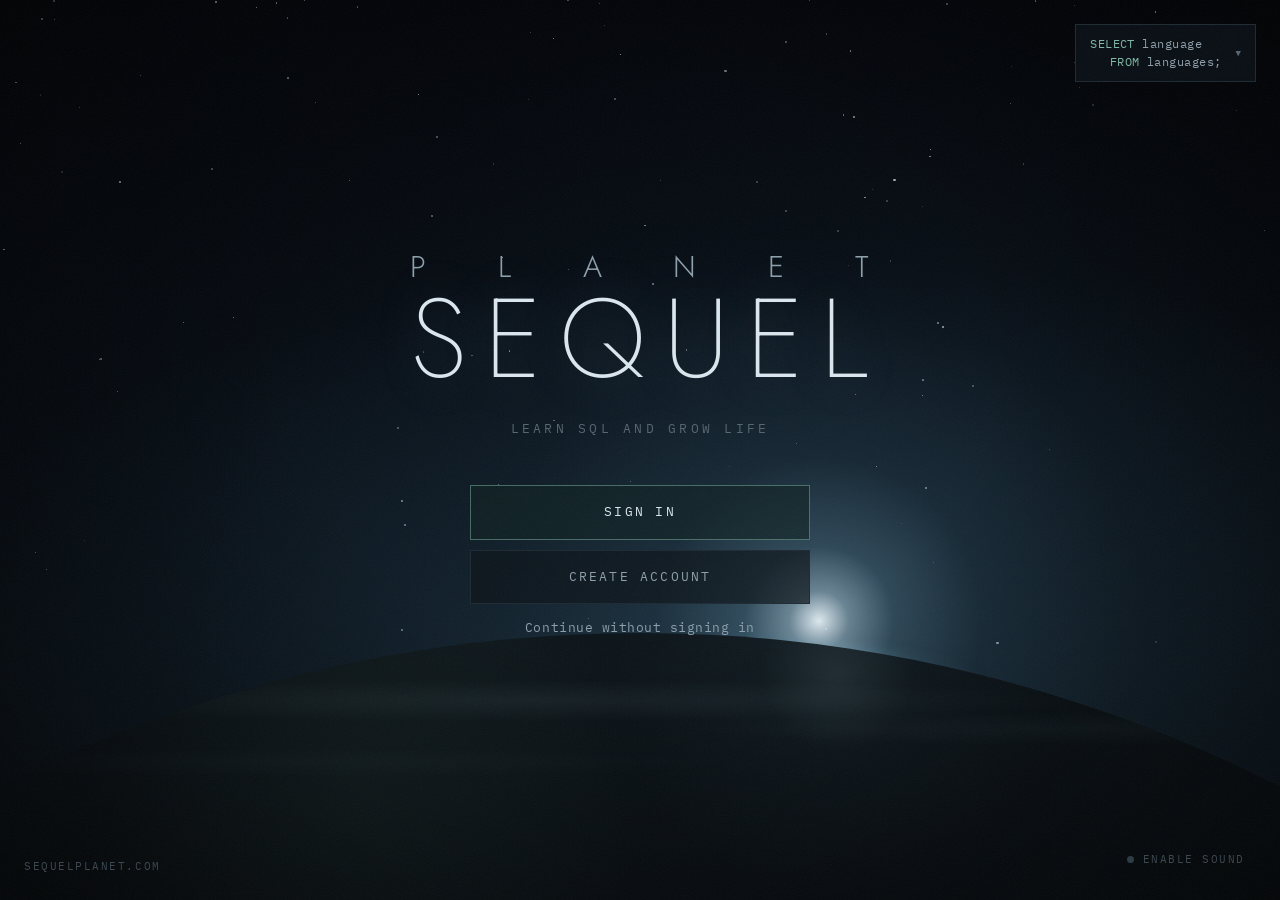
<file: index.html>
<!DOCTYPE html>
<html lang="es">
<head>
<meta charset="UTF-8">
<meta name="viewport" content="width=device-width, initial-scale=1">
<title>PLANET SEQUEL</title>
<meta name="description" content="Aprende SQL reparando un mecha en un planeta sin atmósfera.">
<link rel="preconnect" href="https://fonts.googleapis.com">
<link rel="preconnect" href="https://fonts.gstatic.com" crossorigin>
<link href="https://fonts.googleapis.com/css2?family=Jost:wght@200;300;400&family=IBM+Plex+Mono:wght@400;500&display=swap" rel="stylesheet">
<link rel="stylesheet" href="styles/base.css">
<link rel="stylesheet" href="styles/home.css">
</head>
<body>

<div class="scene" aria-hidden="true">
  <div class="backdrop"></div>
  <div class="stars" id="stars"></div>
  <div class="sun"></div>
  <div class="atmosphere"></div>
  <div class="planet"></div>
  <div class="haze"></div>
</div>
<div class="vignette" aria-hidden="true"></div>
<div class="grain" aria-hidden="true"></div>

<div class="layer">

  <header class="topbar">

    <div class="avatar" id="avatar">
      <span class="helmet" aria-hidden="true">
        <svg viewBox="0 0 32 32" fill="none">
          <path d="M6 15a10 10 0 0 1 20 0v7a5 5 0 0 1-5 5H11a5 5 0 0 1-5-5v-7Z"
                fill="#16222a" stroke="#4b616d" stroke-width="1.3"/>
          <path d="M8.5 14.5a7.5 7.5 0 0 1 15 0v3.2a1.3 1.3 0 0 1-1.3 1.3H9.8a1.3 1.3 0 0 1-1.3-1.3v-3.2Z"
                fill="#7fb8a4" fill-opacity=".55"/>
          <path d="M13 23h6" stroke="#4b616d" stroke-width="1.3" stroke-linecap="round"/>
          <path d="M4 16.5h2M26 16.5h2" stroke="#4b616d" stroke-width="1.3" stroke-linecap="round"/>
        </svg>
      </span>
      <span class="avatar-info">
        <span class="avatar-name" id="avatarName">—</span><br>
        <span class="avatar-status" id="avatarStatus">MODO LOCAL</span>
      </span>
    </div>

    <div class="lang">
      <button class="lang-btn" id="langBtn" aria-haspopup="true"
              aria-expanded="false" aria-label="Idioma / Language">
        <span class="query-btn">
          <span class="l1"><span class="kw">SELECT</span> language</span>
          <span class="l2"><span class="kw">FROM</span> languages;</span>
        </span>
        <span class="caret">▼</span>
      </button>
      <div class="lang-menu" id="langMenu" role="menu">
        <button class="lang-option" role="menuitemradio" aria-checked="true" data-lang="es">
          <span class="n">1</span><span>Español</span>
        </button>
        <button class="lang-option" role="menuitemradio" aria-checked="false" data-lang="en">
          <span class="n">2</span><span>English</span>
        </button>
      </div>
    </div>

  </header>

  <main class="center">

    <h1 class="wordmark">
      <span class="wordmark-sub" aria-hidden="true"><i>P</i><i>L</i><i>A</i><i>N</i><i>E</i><i>T</i></span>
      <span class="sr-only">Planet</span>
      <span class="wordmark-main">SEQUEL</span>
    </h1>
    <p class="tagline" id="tagline">APRENDE SQL Y HAZ CRECER VIDA</p>

    <!-- 1 · access -->
    <section class="view on" id="viewAccess">
      <div class="actions">
        <button class="btn btn-primary" id="btnSignIn">INICIAR SESIÓN</button>
        <button class="btn" id="btnSignUp">CREAR CUENTA</button>
        <button class="btn btn-link" id="btnGuest">Continuar sin iniciar sesión</button>
      </div>
    </section>

    <!-- 2 · sign in -->
    <section class="view" id="viewSignIn">
      <div class="view-title" id="titleSignIn">INICIAR SESIÓN</div>
      <form id="formSignIn" novalidate>
        <div class="field">
          <label for="signInEmail" id="labelEmail">CORREO</label>
          <input type="email" id="signInEmail" autocomplete="off" disabled>
        </div>
        <div class="field">
          <label for="signInPass" id="labelPass">CONTRASEÑA</label>
          <input type="password" id="signInPass" autocomplete="off" disabled>
        </div>
        <p class="form-note" id="noteSignIn"></p>
      </form>
      <button class="back" data-back="viewAccess">← Volver</button>
    </section>

    <!-- 3 · sign up -->
    <section class="view" id="viewSignUp">
      <div class="view-title" id="titleSignUp">CREAR CUENTA</div>
      <form id="formSignUp" novalidate>
        <div class="field">
          <label for="signUpName" id="labelName">NOMBRE</label>
          <input type="text" id="signUpName" autocomplete="off" disabled>
        </div>
        <div class="field">
          <label for="signUpEmail" id="labelEmail2">CORREO</label>
          <input type="email" id="signUpEmail" autocomplete="off" disabled>
        </div>
        <div class="field">
          <label for="signUpPass" id="labelPass2">CONTRASEÑA</label>
          <input type="password" id="signUpPass" autocomplete="off" disabled>
        </div>
        <p class="form-note" id="noteSignUp"></p>
      </form>
      <button class="back" data-back="viewAccess">← Volver</button>
    </section>

    <!-- 4 · playing without an account -->
    <section class="view" id="viewGuest">
      <div class="confirm">
        <div class="confirm-title" id="guestTitle">SIN CUENTA</div>
        <p class="confirm-text" id="guestText"></p>
        <div class="confirm-actions">
          <button class="btn btn-primary" id="btnGoOn">CONTINUAR ASÍ</button>
          <button class="btn" id="btnCancel">VOLVER</button>
        </div>
      </div>
    </section>

    <!-- 5 · game menu -->
    <section class="view" id="viewMenu">
      <div class="actions">
        <button class="btn btn-primary" id="btnContinue" hidden>CONTINUAR PARTIDA</button>
        <button class="btn btn-primary" id="btnNew">NUEVA PARTIDA</button>
        <button class="btn" id="btnOptions">OPCIONES</button>
      </div>
      <button class="back" id="btnExit">← Cambiar de acceso</button>
    </section>

  </main>

  <footer class="footer">
    <span>SEQUELPLANET.COM</span>
    <button class="sound" id="soundBtn" aria-pressed="false">
      <span class="sound-dot"></span><span id="soundLabel">ACTIVAR SONIDO</span>
    </button>
  </footer>

</div>

<script src="scripts/audio.js"></script>
<script src="scripts/ambience.js"></script>
<script src="scripts/language.js"></script>
<script src="scripts/home.js"></script>

</body>
</html>
</file>
<file: styles/base.css>
/* ============================================================
   base.css · tokens, reset and shared utilities
   ============================================================ */

:root {
  /* surfaces */
  --space:         #04070c;
  --black:         #04060a;
  --panel:         #0d141b;
  --border:        #1e2a33;
  --border-strong: #33454f;

  /* text */
  --ice:   #dbe7ee;
  --grey:  #8ea0ac;
  --faint: #566671;
  --dim:   #46535d;

  /* accent */
  --green: #7fb8a4;

  /* type */
  --mono: "IBM Plex Mono", monospace;
  --sans: "Jost", sans-serif;
}

* { margin: 0; padding: 0; box-sizing: border-box; }

html, body { height: 100%; }

body {
  background: var(--space);
  color: var(--ice);
  font-family: var(--mono);
  font-size: 15px;
  line-height: 1.7;
  overflow: hidden;
}

/* screen readers only */
.sr-only {
  position: absolute;
  width: 1px; height: 1px;
  padding: 0; margin: -1px;
  overflow: hidden;
  clip: rect(0 0 0 0);
  white-space: nowrap;
}

/* film grain, above everything else */
.grain {
  position: fixed;
  inset: -140px;
  z-index: 30;
  pointer-events: none;
  opacity: .045;
  background-image: url("data:image/svg+xml,%3Csvg xmlns='http://www.w3.org/2000/svg' width='180' height='180'%3E%3Cfilter id='n'%3E%3CfeTurbulence type='fractalNoise' baseFrequency='.85' numOctaves='3'/%3E%3C/filter%3E%3Crect width='180' height='180' filter='url(%23n)'/%3E%3C/svg%3E");
}

@media (prefers-reduced-motion: no-preference) {
  .grain { animation: grain-shift .55s steps(3) infinite; }
}

@keyframes grain-shift {
  0%, 100% { transform: translate(0, 0); }
  33%      { transform: translate(-13px, 8px); }
  66%      { transform: translate(10px, -6px); }
}
</file>
<file: styles/home.css>
/* ============================================================
   home.css · start screen
   ============================================================ */

/* ---------- scene: the planet at dawn ---------- */

.scene { position: fixed; inset: 0; overflow: hidden; z-index: 0; }

.backdrop {
  position: absolute; inset: 0;
  background:
    radial-gradient(ellipse 120% 80% at 62% 76%,
      rgba(40, 72, 92, .40) 0%, rgba(10, 18, 26, 0) 60%),
    linear-gradient(180deg, #03050a 0%, #060c13 45%, #0a131b 100%);
}

.stars { position: absolute; inset: 0; }
.star  { position: absolute; border-radius: 50%; background: #cfe0ea; }

@media (prefers-reduced-motion: no-preference) {
  .star.twinkle { animation: twinkle 5s ease-in-out infinite; }
}
@keyframes twinkle { 0%, 100% { opacity: .85; } 50% { opacity: .18; } }

/* the sun, behind the planet */
.sun {
  position: absolute; left: 64%; top: 69%;
  width: 150vmax; height: 150vmax;
  transform: translate(-50%, -50%);
  background: radial-gradient(circle,
    rgba(232,244,250,.95)  0%,
    rgba(176,212,231,.55)  2.2%,
    rgba(116,168,196,.30)  5.5%,
    rgba(70,118,148,.16)  12%,
    rgba(42,78,100,.07)   24%,
    rgba(20,40,56,0)      46%);
}

/* glow along the limb */
.atmosphere {
  position: absolute; left: 50%; top: 70%;
  width: 220vmax; height: 220vmax;
  transform: translateX(-50%);
  border-radius: 50%;
  background: radial-gradient(circle at 57% 2%,
    rgba(196,228,242,.85) 0%,
    rgba(126,182,208,.34) 1.1%,
    rgba(74,128,152,.14)  2.4%,
    rgba(40,78,96,0)      4.6%);
  filter: blur(6px);
}

.planet {
  position: absolute; left: 50%; top: 70.35%;
  width: 220vmax; height: 220vmax;
  transform: translateX(-50%);
  border-radius: 50%;
  background:
    radial-gradient(circle at 57% 1.5%,
      rgba(118,154,170,.20) 0%, rgba(50,76,90,.10) 2.4%, rgba(16,28,36,0) 7%),
    radial-gradient(circle at 40% 6%,
      rgba(60,92,78,.16) 0%, rgba(20,34,32,0) 9%),
    linear-gradient(180deg, #0c1419 0%, #070c11 22%, #04080c 100%);
}

.haze {
  position: absolute; left: 50%; top: 70.35%;
  width: 220vmax; height: 220vmax;
  transform: translateX(-50%);
  border-radius: 50%;
  opacity: .5;
  background:
    radial-gradient(ellipse 30% 1.1% at 46% 2.4%, rgba(150,186,200,.16), transparent 70%),
    radial-gradient(ellipse 22% .9%  at 66% 3.4%, rgba(132,176,192,.12), transparent 70%),
    radial-gradient(ellipse 26% .8%  at 38% 4.6%, rgba(110,150,168,.09), transparent 70%);
}

.vignette {
  position: fixed; inset: 0; z-index: 4; pointer-events: none;
  background: radial-gradient(ellipse at 50% 42%,
    rgba(0,0,0,0) 38%, rgba(0,0,0,.62) 100%);
}

/* ---------- layout ---------- */

.layer {
  position: relative; z-index: 10;
  height: 100%;
  display: flex; flex-direction: column;
  padding: 24px;
}

.topbar {
  display: flex;
  justify-content: space-between;
  align-items: flex-start;
  gap: 16px;
}

/* ---------- avatar ---------- */

.avatar {
  display: none;
  align-items: center;
  gap: 13px;
  background: rgba(13, 20, 27, .72);
  border: 1px solid var(--border);
  padding: 7px 15px 7px 8px;
  backdrop-filter: blur(3px);
}
.avatar.on { display: flex; }

.helmet {
  width: 38px; height: 38px;
  flex: none;
  border-radius: 50%;
  background: #121b22;
  border: 1px solid var(--border-strong);
  display: grid;
  place-items: center;
}
.helmet svg { width: 24px; height: 24px; display: block; }

.avatar-info   { line-height: 1.45; }
.avatar-name   { font-size: 12.5px; color: var(--ice); }
.avatar-status { font-size: 10.5px; letter-spacing: .14em; color: var(--green); }

/* ---------- language ---------- */

.lang { position: relative; margin-left: auto; }

.lang-btn {
  display: flex; align-items: center; gap: 14px;
  background: rgba(13, 20, 27, .72);
  border: 1px solid var(--border);
  color: var(--grey);
  font: inherit;
  padding: 10px 14px;
  cursor: pointer;
  text-align: left;
  backdrop-filter: blur(3px);
  transition: border-color .15s, color .15s;
}
.lang-btn:hover, .lang-btn:focus-visible {
  color: var(--ice); border-color: var(--border-strong); outline: none;
}
.lang-btn .caret { font-size: 9px; color: var(--faint); }

.query-btn {
  display: flex; flex-direction: column;
  font-size: 11.5px; line-height: 1.55;
  letter-spacing: .04em; white-space: nowrap;
}
.query-btn .l2 { padding-left: 1.7em; }
.query-btn .kw { color: var(--green); }

.lang-menu {
  position: absolute; right: 0; top: calc(100% + 6px);
  min-width: 100%;
  background: rgba(8, 13, 18, .95);
  border: 1px solid var(--border);
  backdrop-filter: blur(6px);
  display: none;
}
.lang-menu.open { display: block; }

.lang-option {
  display: flex; align-items: center; gap: 12px;
  width: 100%;
  background: none; border: none;
  color: var(--grey);
  font: inherit; font-size: 13px;
  text-align: left; padding: 11px 14px;
  cursor: pointer;
}
.lang-option:hover, .lang-option:focus-visible {
  background: rgba(32, 48, 58, .5); color: var(--ice); outline: none;
}
.lang-option .n { color: var(--faint); font-size: 11px; width: 14px; }
.lang-option[aria-checked="true"] .n { color: var(--green); }

/* ---------- centre ---------- */

.center {
  flex: 1;
  display: flex; flex-direction: column;
  align-items: center; justify-content: center;
  text-align: center;
  padding-bottom: 5vh;
}

/* To change the title typeface, edit only this family.
   Others that fit: "Archivo", "Syne", "Space Grotesk", "Saira". */
.wordmark {
  font-family: var(--sans);
  display: inline-flex; flex-direction: column;
  color: var(--ice);
}
.wordmark-main {
  font-weight: 200;
  font-size: clamp(44px, 10vw, 112px);
  line-height: 1;
  letter-spacing: .15em;
  margin-right: -.15em;          /* drops the trailing letter-space */
  text-shadow: 0 0 52px rgba(143, 192, 216, .3);
}
.wordmark-sub {
  display: flex; justify-content: space-between;
  font-weight: 300;
  font-size: clamp(13px, 2.72vw, 30px);
  line-height: 1;
  margin-top: .5em;
  color: var(--grey);
}
.wordmark-sub i { font-style: normal; }

.tagline {
  font-size: 12.5px;
  letter-spacing: .26em;
  color: var(--faint);
  margin-top: 24px;
}

/* ---------- views ---------- */

.view { display: none; width: min(340px, 100%); margin-top: 46px; }
.view.on { display: block; }

.view-title {
  font-size: 11px; letter-spacing: .28em;
  color: var(--faint); margin-bottom: 18px; text-align: left;
}

.actions { display: flex; flex-direction: column; gap: 10px; }

.btn {
  width: 100%;
  background: rgba(13, 20, 27, .7);
  border: 1px solid var(--border);
  color: var(--grey);
  font: inherit; font-size: 13px; letter-spacing: .17em;
  padding: 15px 18px;
  cursor: pointer;
  backdrop-filter: blur(3px);
  transition: color .15s, border-color .15s, background .15s;
}
.btn:hover, .btn:focus-visible {
  color: var(--ice);
  border-color: var(--border-strong);
  background: rgba(22, 34, 43, .78);
  outline: none;
}

.btn-primary {
  color: var(--ice);
  border-color: rgba(127, 184, 164, .5);
  background: rgba(18, 36, 36, .6);
}
.btn-primary:hover, .btn-primary:focus-visible {
  border-color: var(--green);
  background: rgba(26, 52, 50, .7);
  box-shadow: 0 0 26px rgba(127, 184, 164, .14);
}

.btn[hidden] { display: none; }

/* text link, no box */
.btn-link {
  display: block;
  width: 100%;
  margin-top: -2px;
  background: none;
  border: none;
  backdrop-filter: none;
  color: var(--grey);
  font-size: 13px;
  letter-spacing: .04em;
  text-transform: none;
  padding: 5px 0 4px;
}
.btn-link:hover, .btn-link:focus-visible {
  background: none;
  border: none;
  color: var(--ice);
  text-decoration: underline;
  text-underline-offset: 4px;
  text-decoration-color: var(--border-strong);
}

.back {
  background: none; border: none;
  color: var(--faint);
  font: inherit; font-size: 12px;
  letter-spacing: .1em;
  cursor: pointer;
  margin-top: 20px;
  padding-bottom: 2px;
  border-bottom: 1px solid transparent;
}
.back:hover, .back:focus-visible {
  color: var(--grey); border-bottom-color: var(--border-strong); outline: none;
}

/* ---------- forms ---------- */

.field { text-align: left; margin-bottom: 14px; }
.field label {
  display: block;
  font-size: 11px; letter-spacing: .16em;
  color: var(--faint); margin-bottom: 7px;
}
.field input {
  width: 100%;
  background: rgba(6, 10, 14, .8);
  border: 1px solid var(--border);
  color: var(--ice);
  font: inherit; font-size: 13px;
  padding: 12px 13px;
}
.field input:focus { outline: none; border-color: var(--border-strong); }
.field input:disabled { color: var(--dim); cursor: not-allowed; }

.form-note {
  font-size: 11.5px; line-height: 1.7;
  color: var(--dim); text-align: left;
  border-left: 1px solid var(--border);
  padding-left: 12px;
  margin: 18px 0 4px;
}

/* ---------- guest confirmation ---------- */

.confirm {
  text-align: left;
  border: 1px solid var(--border);
  background: rgba(8, 13, 18, .88);
  backdrop-filter: blur(4px);
  padding: 22px;
}
.confirm-title {
  font-size: 12px; letter-spacing: .2em;
  color: var(--ice); margin-bottom: 14px;
}
.confirm-text {
  font-size: 12.5px; line-height: 1.8;
  color: var(--grey); margin-bottom: 22px;
}
.confirm-actions { display: flex; flex-direction: column; gap: 9px; }

/* ---------- footer ---------- */

.footer {
  display: flex; justify-content: space-between; align-items: flex-end;
  font-size: 11px; letter-spacing: .14em; color: #3a464f;
}

.sound {
  display: flex; align-items: center; gap: 9px;
  background: none; border: 1px solid transparent;
  color: #3a464f;
  font: inherit; font-size: 11px;
  letter-spacing: .14em;
  padding: 6px 10px;
  cursor: pointer;
}
.sound:hover, .sound:focus-visible {
  color: var(--grey); border-color: var(--border); outline: none;
}
.sound-dot {
  display: inline-block;
  width: 7px; height: 7px;
  border-radius: 50%;
  background: #2d3a43;
  transition: background .2s, box-shadow .2s;
}
.sound.active .sound-dot {
  background: var(--green);
  box-shadow: 0 0 9px var(--green);
}

@media (max-width: 560px) {
  .layer { padding: 16px; }
  .view { margin-top: 34px; }
  .footer { font-size: 10px; }
  .avatar-info { display: none; }
  .avatar { padding: 7px; }
}
</file>
